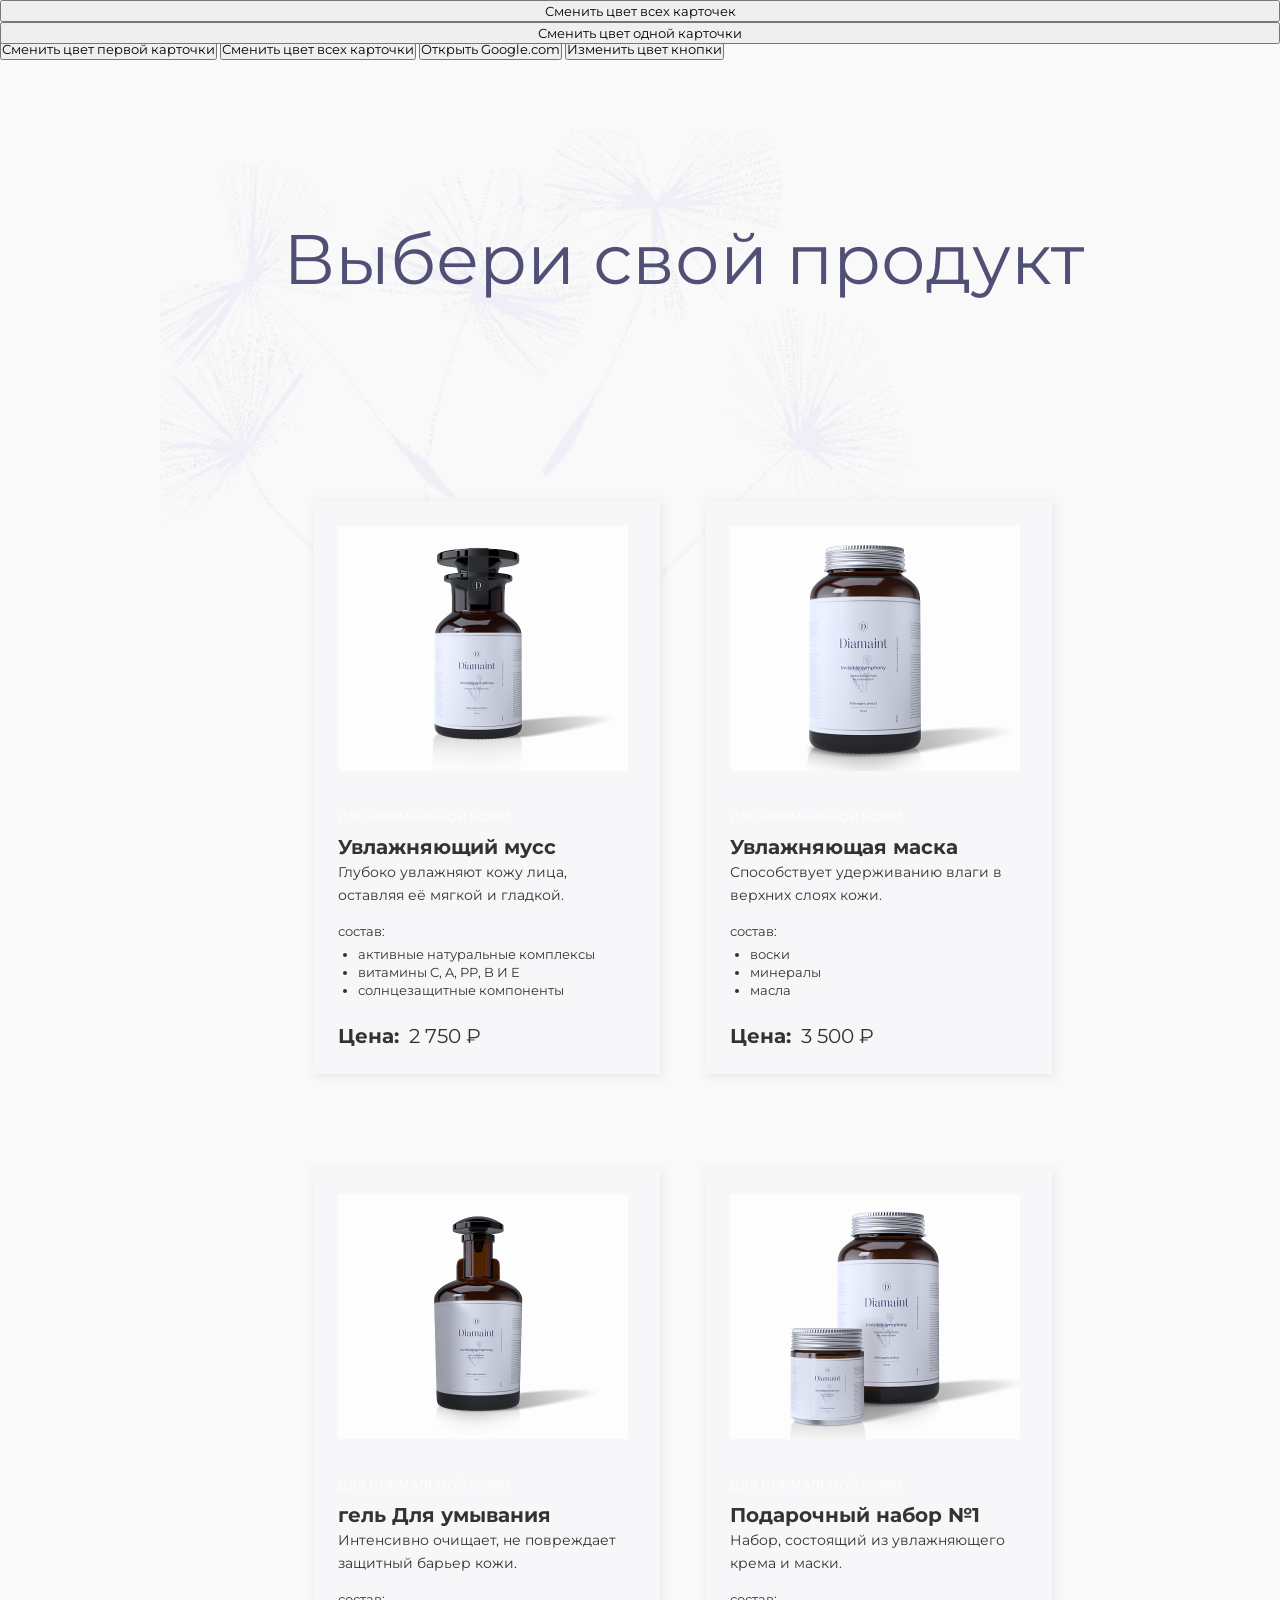
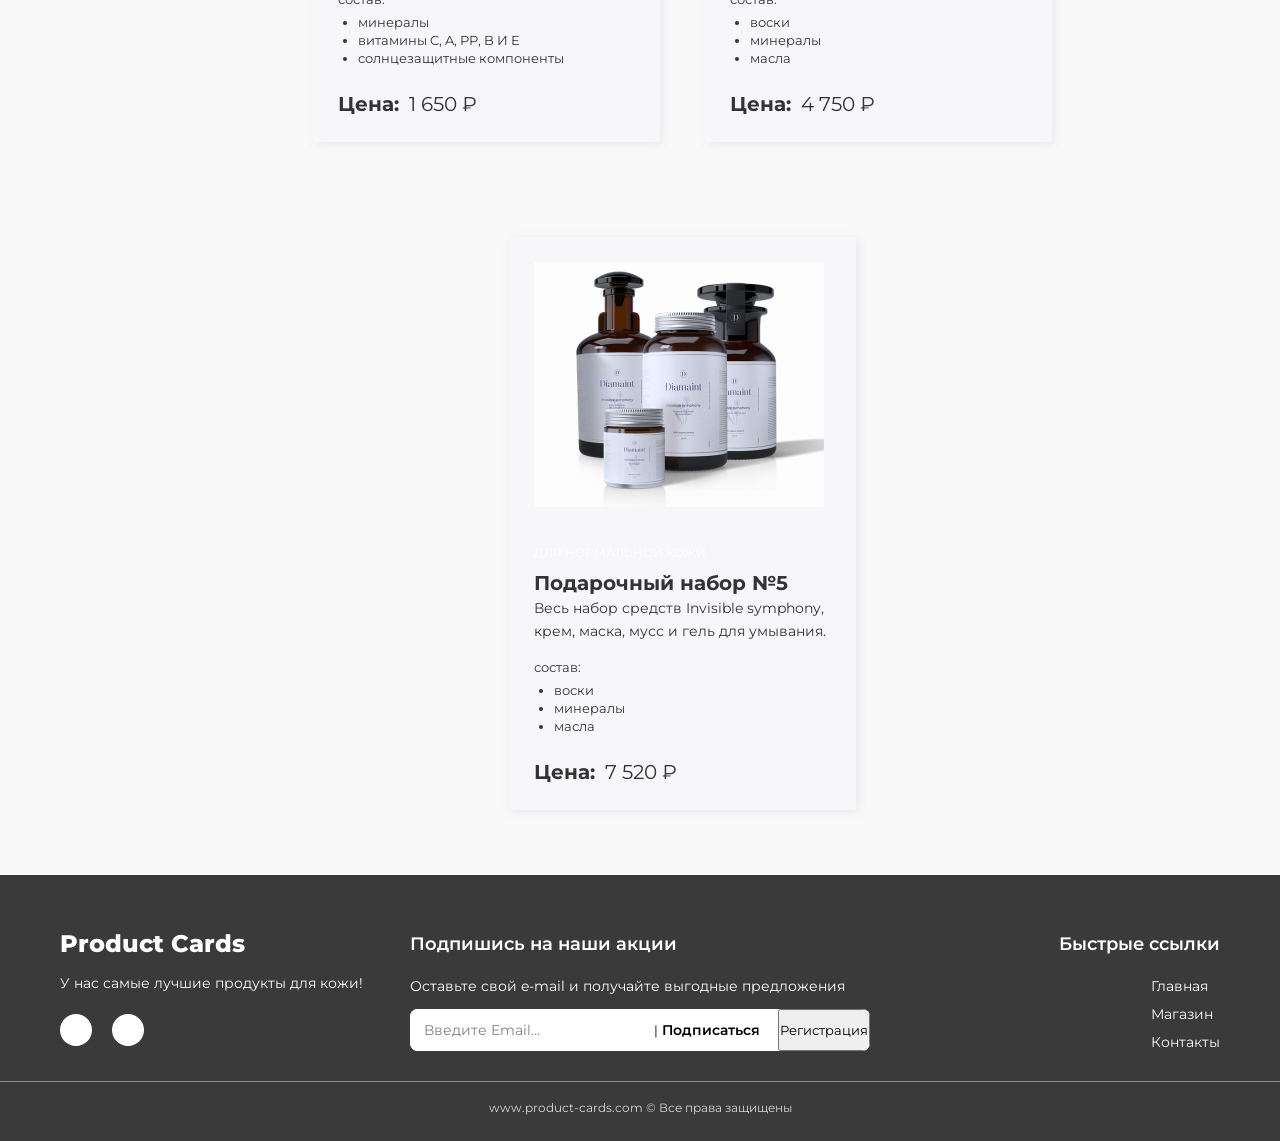
<file: Index.html>
<!DOCTYPE html>
<html lang="ru">
<head>
    <meta charset="UTF-8">
    <meta name="viewport" content="width=device-width, initial-scale=1.0">
    <title>Product cards</title>
    <link rel="stylesheet" href="style.css">
    <link rel="preconnect" href="https://fonts.googleapis.com">
    <link rel="preconnect" href="https://fonts.gstatic.com" crossorigin>
    <link href="https://fonts.googleapis.com/css2?family=Montserrat:ital,wght@0,100..900;1,100..900&display=swap" rel="stylesheet">
    <title>Footer - Product Cards</title>
    <link rel="stylesheet" href="https://cdnjs.cloudflare.com/ajax/libs/font-awesome/6.4.0/css/all.min.css">
</head>
<body>
    <div class="main-container">
      <h1 class="heading">Выбери свой продукт</h1>
      <button id="change-color-card-btn">Сменить цвет первой карточки</button>
      <button id="change-color-cards-btn">Сменить цвет всех карточки</button>
      <button id="open-google">Открыть Google.com</button>
      <button class="bg-aquamarine">Изменить цвет кнопки</button>
      <!-- 3. По аналогии из лекции — создать и реализовать шаблон для продуктовых карточек. -->
      <ul class="product-list">    
        <template id="card-template">
          <li class="product_container card">
            <img class="product_image" width="290" height="245"/>
            <span class="product-category"></span>
            <h3 class="product-name"></h3>
            <p class="product-description"></p>
            <div>
              <span class="product-composition-text"></span>
              <ul class="product-composition"></ul>
            </div>
            <div class="card_price-container">
              <span class="product_price-text"></span>
              <span class="product_price"></span>
            </div>
          </li>
        </template>
      </ul>
    </div>
    <ul id="products-list">
    <template id="card-template">
        <li class="product_container card">
            <img class="product_image" width="290" height="245">
            <span class="product-category"></span>
            <h3 class="product-name"></h3>
            <p class="product-description"></p>
            <div>
                <span class="product-composition-text"></span>
                <ul class="product-composition"></ul>
            </div>
             <div class="card_price-container">
              <span class="product_price-text"></span>
              <span class="product_price"></span>
            </div>
        </li>
    </template>
    </ul>
    <button id="change-color-all-card">Сменить цвет всех карточек</button>    
    <button id="change-color-first-card">Сменить цвет одной карточки</button>
    <main>
        <div class="background_container">
            <h1 class="product-selection">Выбери свой продукт</h1>
        </div>
        <ul class="product-list">
            <li>
                <div class="card-container">
                    <img src="images/moist-mousse.png" alt="Увлажняющий_мусс" width="290" height="245">
                    <span class="product-category">Для нормальной кожи</span>
                    <h3 class="product-name">Увлажняющий мусс</h3>
                    <p class="product-description">Глубоко увлажняют кожу лица, оставляя её мягкой и гладкой.</p>
                    <div>
                        <span>состав:</span>
                        <ul class="product-compound">
                            <li class="product-compound-item">активные натуральные комплексы</li>
                            <li class="product-compound-item">витамины C, A, PP, B И E</li>
                            <li class="product-compound-item">солнцезащитные компоненты</li>
                        </ul>
                    </div>
                    <div class="product-price-container">
                        <span class="product-price-label">Цена:</span>
                        <span class="product-price">2 750 &#8381;</span>
                    </div>
                </div>
            </li>
            <li>
                <div class="card-container">
                    <img src="images/moist-mask.png" alt="Увлажняющая_маска" width="290" height="245">
                    <span class="product-category">Для нормальной кожи</span>
                    <h3 class="product-name">Увлажняющая маска</h3>
                    <p class="product-description">Способствует удерживанию влаги в верхних слоях кожи.</p>
                    <div>
                        <span>состав:</span>
                        <ul class="product-compound">
                            <li class="product-compound-item">воски</li>
                            <li class="product-compound-item">минералы</li>
                            <li class="product-compound-item">масла</li>
                        </ul>
                    </div>
                    <div class="product-price-container">
                        <span class="product-price-label">Цена:</span>
                        <span class="product-price">3 500 &#8381;</span>
                    </div>
                </div>
            </li>
            <li>
                <div class="card-container">
                    <img src="images/face-gel.png" alt="Гель_для_умывания" width="290" height="245">
                    <span class="product-category">Для нормальной кожи</span>
                    <h3 class="product-name">гель Для умывания</h3>
                    <p class="product-description">Интенсивно очищает, не повреждает защитный барьер кожи.</p>
                    <div>
                        <span>состав:</span>
                        <ul class="product-compound">
                            <li class="product-compound-item">минералы</li>
                            <li class="product-compound-item">витамины C, A, PP, B И E</li>
                            <li class="product-compound-item">солнцезащитные компоненты</li>
                        </ul>
                    </div>
                    <div class="product-price-container">
                        <span class="product-price-label">Цена:</span>
                        <span class="product-price">1 650 &#8381;</span>
                    </div>
                </div>
            </li>
            <li>
                <div class="card-container">
                    <img src="images/gift-set_1.png" alt="Подарочный_набор_№1" width="290" height="245">
                    <span class="product-category">Для нормальной кожи</span>
                    <h3 class="product-name">Подарочный набор №1</h3>
                    <p class="product-description">Набор, состоящий из увлажняющего крема и маски.</p>
                    <div>
                        <span>состав:</span>
                        <ul class="product-compound">
                            <li class="product-compound-item">воски</li>
                            <li class="product-compound-item">минералы</li>
                            <li class="product-compound-item">масла</li>
                        </ul>
                    </div>
                    <div class="product-price-container">
                        <span class="product-price-label">Цена:</span>
                        <span class="product-price">4 750 &#8381;</span>
                    </div>
                </div>
            </li>
            <li>
                <div class="card-container">
                    <img src="images/gift-set_5.png" alt="Подарочный_набор_№5" width="290" height="245">
                    <span class="product-category">Для нормальной кожи</span>
                    <h3 class="product-name">Подарочный набор №5</h3>
                    <p class="product-description">Весь набор средств Invisible symphony, крем, маска, мусс и гель для умывания.</p>
                    <div>
                        <span>состав:</span>
                        <ul class="product-compound">
                            <li class="product-compound-item">воски</li>
                            <li class="product-compound-item">минералы</li>
                            <li class="product-compound-item">масла</li>
                        </ul>
                    </div>
                    <div class="product-price-container">
                        <span class="product-price-label">Цена:</span>
                        <span class="product-price">7 520 &#8381;</span>
                    </div>
                </div>
            </li>
        </ul>
    </main>
    <footer class="footer">
        <div class="footer__container">
            <div class="footer__intro">
                <h2 class="footer__logo">Product Cards</h2>
                <p class="footer__text">У нас самые лучшие продукты для кожи!</p>
                <ul class="footer__social-list">
                    <li class="footer__social-item">
                        <a class="footer__social-link" href="#" aria-label="Мы в Telegram">
                            <i class="fa-brands fa-telegram"></i>
                        </a>
                    </li>
                    <li class="footer__social-item">
                        <a class="footer__social-link" href="#" aria-label="Мы ВКонтакте">
                            <i class="fa-brands fa-vk"></i>
                        </a>
                    </li>
                </ul>
            </div>

            <div class="footer__subscribe">
                <h3 class="footer__subtitle">Подпишись на наши акции</h3>
                <form class="footer__form" id="footer-form" action="#" method="get">
                    <label class="footer__label" for="footer-email">
                        Оставьте свой e-mail и получайте выгодные предложения
                    </label>
                    <div class="footer__input-wrapper">
                        <input
                            class="footer__input"
                            type="email"
                            id="footer-email"
                            name="email"
                            placeholder="Введите Email..."
                            required
                        />
                        <button class="footer__button" type="submit"><span class="footer__button-divider">|</span> Подписаться</button>
                        <button
                            class="registration-button"
                            id="registration-button"
                            type="button"
                        >
                            Регистрация
                        </button>
                    </div>
                </form>
            </div>

            <nav class="footer__nav" aria-label="Быстрые ссылки">
                <h3 class="footer__subtitle">Быстрые ссылки</h3>
                <ul class="footer__nav-list">
                    <li class="footer__nav-item">
                        <a class="footer__nav-link" href="#">Главная</a>
                    </li>
                    <li class="footer__nav-item">
                        <a class="footer__nav-link" href="#">Магазин</a>
                    </li>
                    <li class="footer__nav-item">
                        <a class="footer__nav-link" href="#">Контакты</a>
                    </li>
                </ul>
            </nav>
        </div>

        <div class="footer__bottom">
            <p class="footer__copyright">
                www.product-cards.com © Все права защищены
            </p>
        </div>
    </footer>

    <div class="overlay" id="overlay"></div>

    <div class="modal" id="registration-modal">
        <form class="modal-form" id="modal-form" action="#" method="GET">
            <button class="modal-form__close-btn" type="button">X</button>
            
            <!-- 6. Создать форму для регистрации внутри модального окна. Она должна содержать поля: имя, фамилия, дата рождения, логин, пароль, повторение пароля. Используйте <label> для того, что бы указать пользователю, какое поле за что отвечает. Также важно использовать placeholder (обо всем этом можно будет почитать в документации в конце поста) Разрешается добавить поля на ваше усмотрение. Все поля должны иметь валидацию. Если пользователь ввел два разных пароля или форма невалидна (используем метод checkValidity()) - мы должны предупредить его о том, что регистрация отклонена. Если регистрация успешна - выводим значения формы в лог, как в задании №4. Дополнительно мы должны добавить к этому объекту свойство createdOn и указать туда время создания (используем сущность new Date()). Также создайте внешнюю переменную user и присвойте ей этот объект. После успешной регистрации - модалка должны закрыться. -->

            <div class="modal-form__field-wrapper">
                <label class="modal-form__label" for="surname-input">Введите вашу фамилию</label>
                <input class="modal-form__field" name="userSurname" id="surname-input" type="text" required placeholder="Иванов">
            </div>
            <div class="modal-form__field-wrapper">
                <label class="modal-form__label" for="name-input">Введите ваше имя</label>
                <input class="modal-form__field" name="userName" id="name-input" type="text" required placeholder="Иван">
            </div>
            <div class="modal-form__field-wrapper">
                <label class="modal-form__label" for="date-input">Введите дату рождения</label>
                <input class="modal-form__field" name="registerDate" id="date-input" type="date" required>
            </div>
            <div class="modal-form__field-wrapper">
                <label class="modal-form__label" for="login-input">Введите логин</label>
                <input class="modal-form__field" name="login" id="login-input" type="text" required placeholder="Ivanov.Ivan">
            </div>
            <div class="modal-form__field-wrapper">
                <label class="modal-form__label" for="password-input">Введите пароль</label>
                <input class="modal-form__field" name="password" id="password-input" type="password" required>
            </div>
            <div class="modal-form__field-wrapper">
                <label class="modal-form__label" for="check-password-input">Введите пароль повторно</label>
                <input class="modal-form__field" name="checkPassword" id="check-password-input" type="password" required>
            </div>
        </form>
    </div>
    <script type="module" src="main.js"></script>
</body>
</html>
</file>
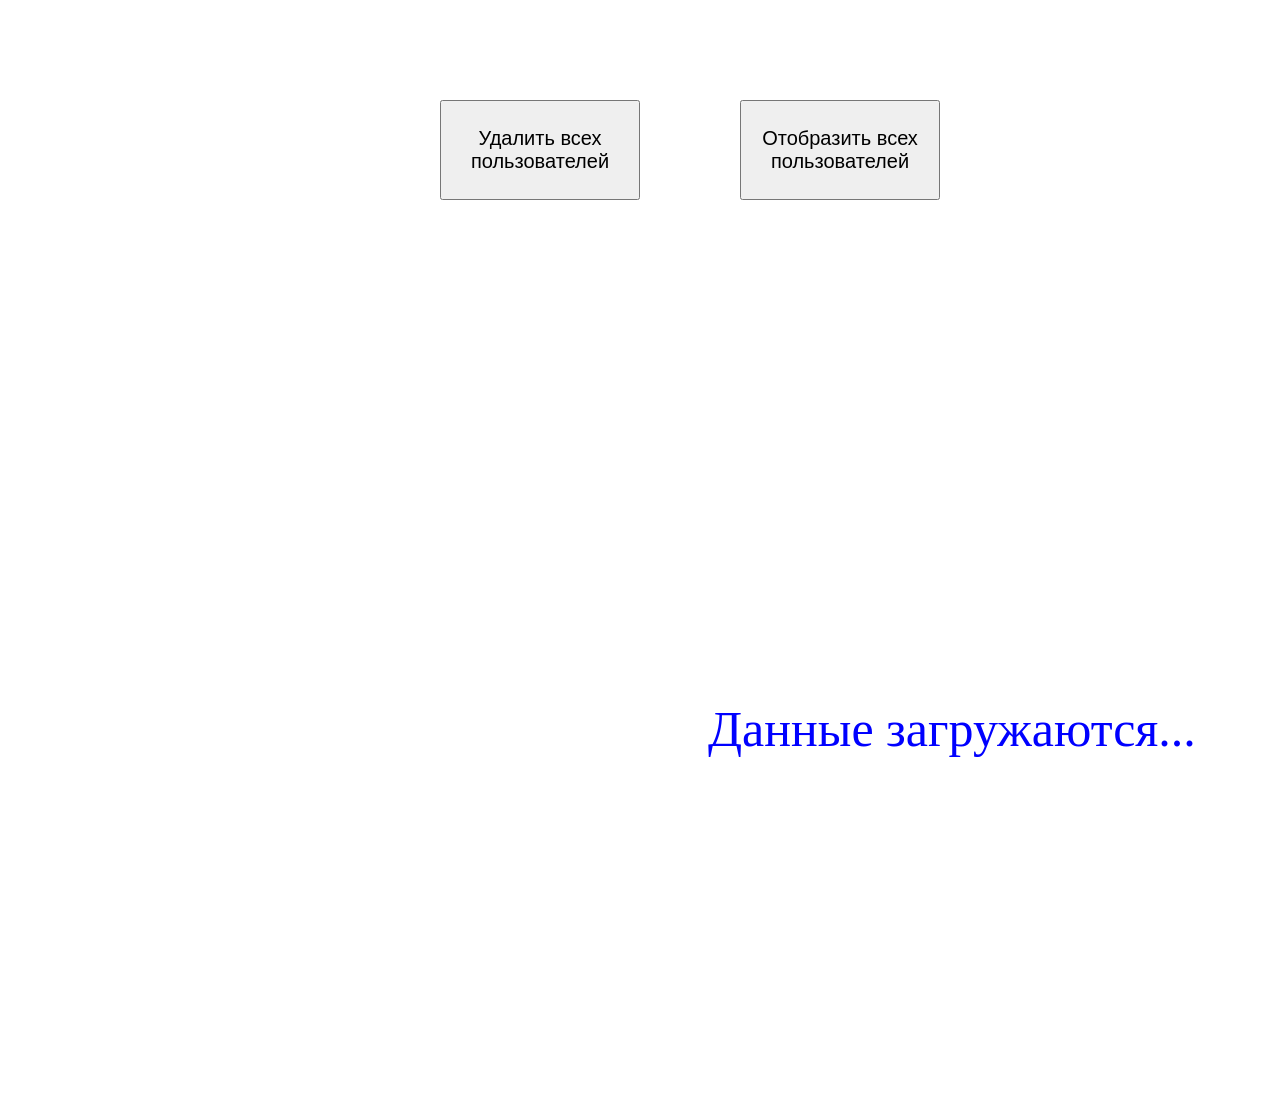
<file: async/async.html>
<!DOCTYPE html>
<html lang="ru">
<head>
    <meta charset="UTF-8">
    <meta name="viewport" content="width=device-width,initial-scale=1">
    <title>Users-card</title>
    <!-- относительный путь -->
    <link rel="stylesheet" href="./async.css">
</head>
<body>
  <div class="button-container">
    <button class="btn-delete-all-users">Удалить всех пользователей</button>
    <button class="btn-display-all-users">Отобразить всех пользователей</button>
  </div>

  <span class="users-loading">
    Данные загружаются...
  </span>

  <div class="users-list"></div>

  <template class="user-data-template">
    <div class="users-div-container">
      <img class="user-img" src="" alt="" height="200" width="200">
      <h3 class="user-name"></h3>
      <h3 class="user-surname"></h3>
      <span class="user-id"></span>
      <a class="user-email"></a>
      <p class="user-age"></p>
      <button class="btn-delete-user">Удалить пользователя</button>
    </div>
  </template>

  <!-- относительный путь к модулю -->
  <script type="module" src="./async.js"></script>
</body>
</html>
</file>
<file: style.css>
* {
    box-sizing: border-box;
    margin: 0;
    padding: 0;
    font-family: 'Montserrat', 'Arial', sans-serif; 
    font-size: 13px;
    line-height: 18px;
    font-weight: 400;
}

.background_container {
  background-image: url("/images/background_title.png");
  background-size: 790px 697px;
  width: 790px;
  height: 697px;
  background-position: 35px 0;
  background-repeat: no-repeat;
  margin-left: 85px;
}

.product-selection {
  position: absolute;
  font-size: 70px;
  line-height: 78px;
  text-align: center;
  width: 846px;
  height: 78px;
  top: 220px;
  left: 260px;
  color: rgba(80, 80, 118, 1);
}

.product-list {
    display: flex;
    gap: 45px;
    flex-wrap: wrap;
    justify-content: center;
    list-style-type: none;
    margin-left: 85px;
    max-width: 1200px; 
    margin-top: -305px;
}

.card-container {
    width: 347px;
    height: 573px;
    padding: 25px;
    background-color: #F7F7FA;
    box-shadow: 2px 2px 10px 0px #5150761A;
    margin: 25px 0
}

.product-category {
    text-transform: uppercase;
    font-size: 12px;
    line-height: 24px;
    color: #FFFFFF;
    margin-top: 30px;
    margin-bottom: 5px;
    display: block;
  }

.product-name {
    font-weight: 700;
    font-size: 20px;
    line-height: 27px;
}

.product-description {
    margin-bottom: 15px;
}

.product-compound {
    margin-top: 5px;
    list-style-type: disc; 
    margin-bottom: 25px;
    padding-left: 20px; 
}

.product-price-container {
    display: flex;
    gap: 10px;
    align-items: center;
}

.product-price-label {
    font-weight: 700;
    font-size: 20px;
    line-height: 24px;
}

.product-price {
    font-size: 20px;
    line-height: 24px;
  }
  
* {
    margin: 0;
    padding: 0;
    box-sizing: border-box;
    font-family: 'Montserrat';
}

body {
    min-height: 100vh;
    display: flex;
    flex-direction: column;
    background-color: #f9f9f9;
    color: #333;
}

main {
    flex: 1;
    padding: 40px;
    max-width: 1728px;
    margin: 0 auto;
    width: 100%;
}

.content {
    background-color: white;
    border-radius: 12px;
    padding: 30px;
    box-shadow: 0 5px 15px rgba(0, 0, 0, 0.05);
    margin-bottom: 40px;
}

h1 {
    color: #ffffff;
    margin-bottom: 20px;
    font-size: 2.5rem;
    text-align: center;
}

p {
    line-height: 1.6;
    margin-bottom: 15px;
    font-size: 1.1rem;
}

.footer {
  background-color: #3a3a3a;
  color: #ffffff;
  font-family: "Montserrat", Arial, sans-serif;
}

.footer__container {
  max-width: 1200px;
  margin: 0 auto;
  padding: 60px 20px 30px;
  display: grid;
  grid-template-columns: repeat(3, 1fr);
  gap: 40px;
}

.footer__intro {
  display: flex;
  flex-direction: column;
  gap: 20px;
}

.footer__logo {
  font-size: 24px;
  font-weight: 800;
  margin: 0;
}

.footer__text {
  font-size: 14px;
  line-height: 1.5;
  margin: 0;
}

.footer__social-list {
  list-style: none;
  display: flex;
  gap: 20px;
  padding: 0;
  margin: 0;
}

.footer__social-link {
  display: inline-flex;
  width: 32px;
  height: 32px;
  border-radius: 50%;
  align-items: center;
  justify-content: center;
  color: #ffffff;
  background-color: #FFFFFF;
  text-decoration: none;
  transition: background-color 0.2s ease, transform 0.2s ease;
}

.footer__social-link:hover {
  background-color: #ffffff;
  color: #3a3a3a;
  transform: translateY(-2px);
}

.footer__subscribe {
  display: flex;
  flex-direction: column;
  gap: 16px;
}

.footer__subtitle {
  font-size: 18px;
  font-weight: 600;
  margin: 0 0 8px;
}

.footer__form {
  display: flex;
  flex-direction: column;
  gap: 12px;
}

.footer__label {
  font-size: 14px;
  line-height: 1.4;
}

.footer__input-wrapper {
  display: flex;
  background-color: #ffffff;
  border-radius: 8px;
  overflow: hidden;
}

.footer__input {
  flex: 1;
  border: none;
  padding: 12px 14px;
  font-size: 14px;
  outline: none;
}

.footer__input::placeholder {
  color: rgba(0, 0, 0, 0.5);
}

.footer__button {
  border: none;
  background-color: #ffffff;
  color: #000;
  padding: 0 18px;
  font-size: 14px;
  font-weight: 600;
  cursor: pointer;
  white-space: nowrap;
  transition: background-color 0.2s ease;
}

.footer__button:hover {
  background-color: #ffffff;
}

.footer__nav {
  display: flex;
  flex-direction: column;
  align-items: flex-end;
  gap: 16px;
}

.footer__nav-list {
  list-style: none;
  padding: 0;
  margin: 0;
  display: flex;
  flex-direction: column;
  gap: 10px;
}

.footer__nav-link {
  color: #ffffff;
  text-decoration: none;
  font-size: 14px;
  transition: color 0.2s ease;
}

.footer__nav-link:hover {
  color: #ffffff;
}

.footer__bottom {
  border-top: 1px solid rgba(255, 255, 255, 0.4);
  text-align: center;
  padding: 16px 20px 24px;
}

.footer__copyright {
  margin: 0;
  font-size: 12px;
  opacity: 0.8;
}


@media (max-width: 900px) {
  .footer__container {
    grid-template-columns: 1fr 1fr;
  }

  .footer__nav {
    align-items: flex-start;
  }
}

@media (max-width: 600px) {
  .footer__container {
    grid-template-columns: 1fr;
    text-align: left;
  }

  .footer__nav {
    align-items: flex-start;
  }
}


.overlay {
  position: fixed;
  inset: 0;
  background-color: rgba(106, 104, 104, 0.7);
  display: none;
  z-index: 1;
}

.overlay--showed {
  display: block;
}


.modal {
  display: none;
}

.modal--showed {
  visibility: visible;
  position: fixed;
  z-index: 2;
  top: 50vh;
  left: 50vw;
  transform: translate(-50%, -50%);
  display: flex;
  flex-direction: column;
  align-items: center;
  justify-content: center;
}

.modal-form {
  background-color: #ffffff;
  border-radius: 16px;
  padding: 40px;
  width: 100%;
  max-width: 500px;
  box-shadow: 0 10px 40px rgba(0, 0, 0, 0.2);
  position: relative;
  display: flex;
  flex-direction: column;
  gap: 20px;
  animation: modalAppear 0.3s ease-out;
}

@keyframes modalAppear {
  from {
    opacity: 0;
    transform: scale(0.9);
  }
  to {
    opacity: 1;
    transform: scale(1);
  }
}

.modal-form__field-wrapper {
  display: flex;
  flex-direction: column;
}

.modal-form__close-btn {
  position: absolute;
  top: 16px;
  right: 16px;
  width: 32px;
  height: 32px;
  border: none;
  background-color: #f5f5f5;
  border-radius: 50%;
  font-size: 18px;
  font-weight: 700;
  color: #333;
  cursor: pointer;
  display: flex;
  align-items: center;
  justify-content: center;
  transition: background-color 0.2s ease, transform 0.2s ease;
}

.modal-form__close-btn:hover {
  background-color: #e0e0e0;
  transform: rotate(90deg);
}

.modal-form__close-btn:active {
  transform: rotate(90deg) scale(0.95);
}

.modal-form__label {
  display: block;
  font-size: 14px;
  font-weight: 600;
  color: #333;
  margin-bottom: 8px;
}

.modal-form__field {
  width: 100%;
  padding: 12px 16px;
  border: 2px solid #e0e0e0;
  border-radius: 8px;
  font-size: 14px;
  font-family: 'Montserrat', Arial, sans-serif;
  color: #333;
  background-color: #ffffff;
  transition: border-color 0.2s ease, box-shadow 0.2s ease;
  outline: none;
}

.modal-form__field:focus {
  border-color: #505076;
  box-shadow: 0 0 0 3px rgba(80, 80, 118, 0.1);
}

.modal-form__field:invalid:not(:placeholder-shown) {
  border-color: #e74c3c;
}

.modal-form__field:valid:not(:placeholder-shown) {
  border-color: #27ae60;
}

.modal-form__field::placeholder {
  color: #999;
}

.modal-form__registration-btn {
  width: 100%;
  padding: 14px 24px;
  background-color: #505076;
  color: #ffffff;
  border: none;
  border-radius: 8px;
  font-size: 16px;
  font-weight: 600;
  font-family: 'Montserrat', Arial, sans-serif;
  cursor: pointer;
  transition: background-color 0.2s ease, transform 0.1s ease;
  margin-top: 10px;
}

.modal-form__registration-btn:hover {
  background-color: #3d3d5c;
  transform: translateY(-2px);
}

.modal-form__registration-btn:active {
  transform: translateY(0);
}

.modal-form__registration-btn:disabled {
  background-color: #ccc;
  cursor: not-allowed;
  transform: none;
}
</file>
<file: async/async.css>
.users-loading {
    display: block;
    justify-content: center;
    margin: 500px 0 0 700px;
    font-size: 50px;
    font-style: sans-serif;
    color: blue;
}

.users-div-container {
    display: block;
    justify-content: center;
    background-color: #eaeaef;
    height: 400px;
    width: 400px;
}

.users-list {
    margin-top: 350px;
    display: flex;
    justify-content: center;
    flex-wrap: wrap;
    gap: 50px;
}

.user-img {
    margin-bottom: 25px;
    margin-left: 100px;
    display: flex;
}

.user-name {
    display: inline;
    margin: 0 100px 0 100px;
}

.user-surname {
    display: inline-block;
    margin: 5px 0px 5px 100px;
}

.user-id {
    display: inline-block;
    margin: 0 250px 5px 100px;
    font-weight: bold;

}

.user-email {
    margin: 0 0 0 100px;
    font-weight: bold;
}

.user-age {
    margin: 5px 0 5px 100px;
    font-weight: bold;
}

.btn-delete-user {
    margin-left: 100px;
}

.button-container {
    display: flex;
    justify-content: center;
    flex-direction: row;
    margin: 100px 0 0 0;
}

.btn-delete-all-users {
    height: 100px;
    width: 200px;
    margin-left: 100px;
    font-size: 20px;
}

.btn-display-all-users {
    height: 100px;
    width: 200px;
    margin-left: 100px;
    font-size: 20px;
}
</file>
